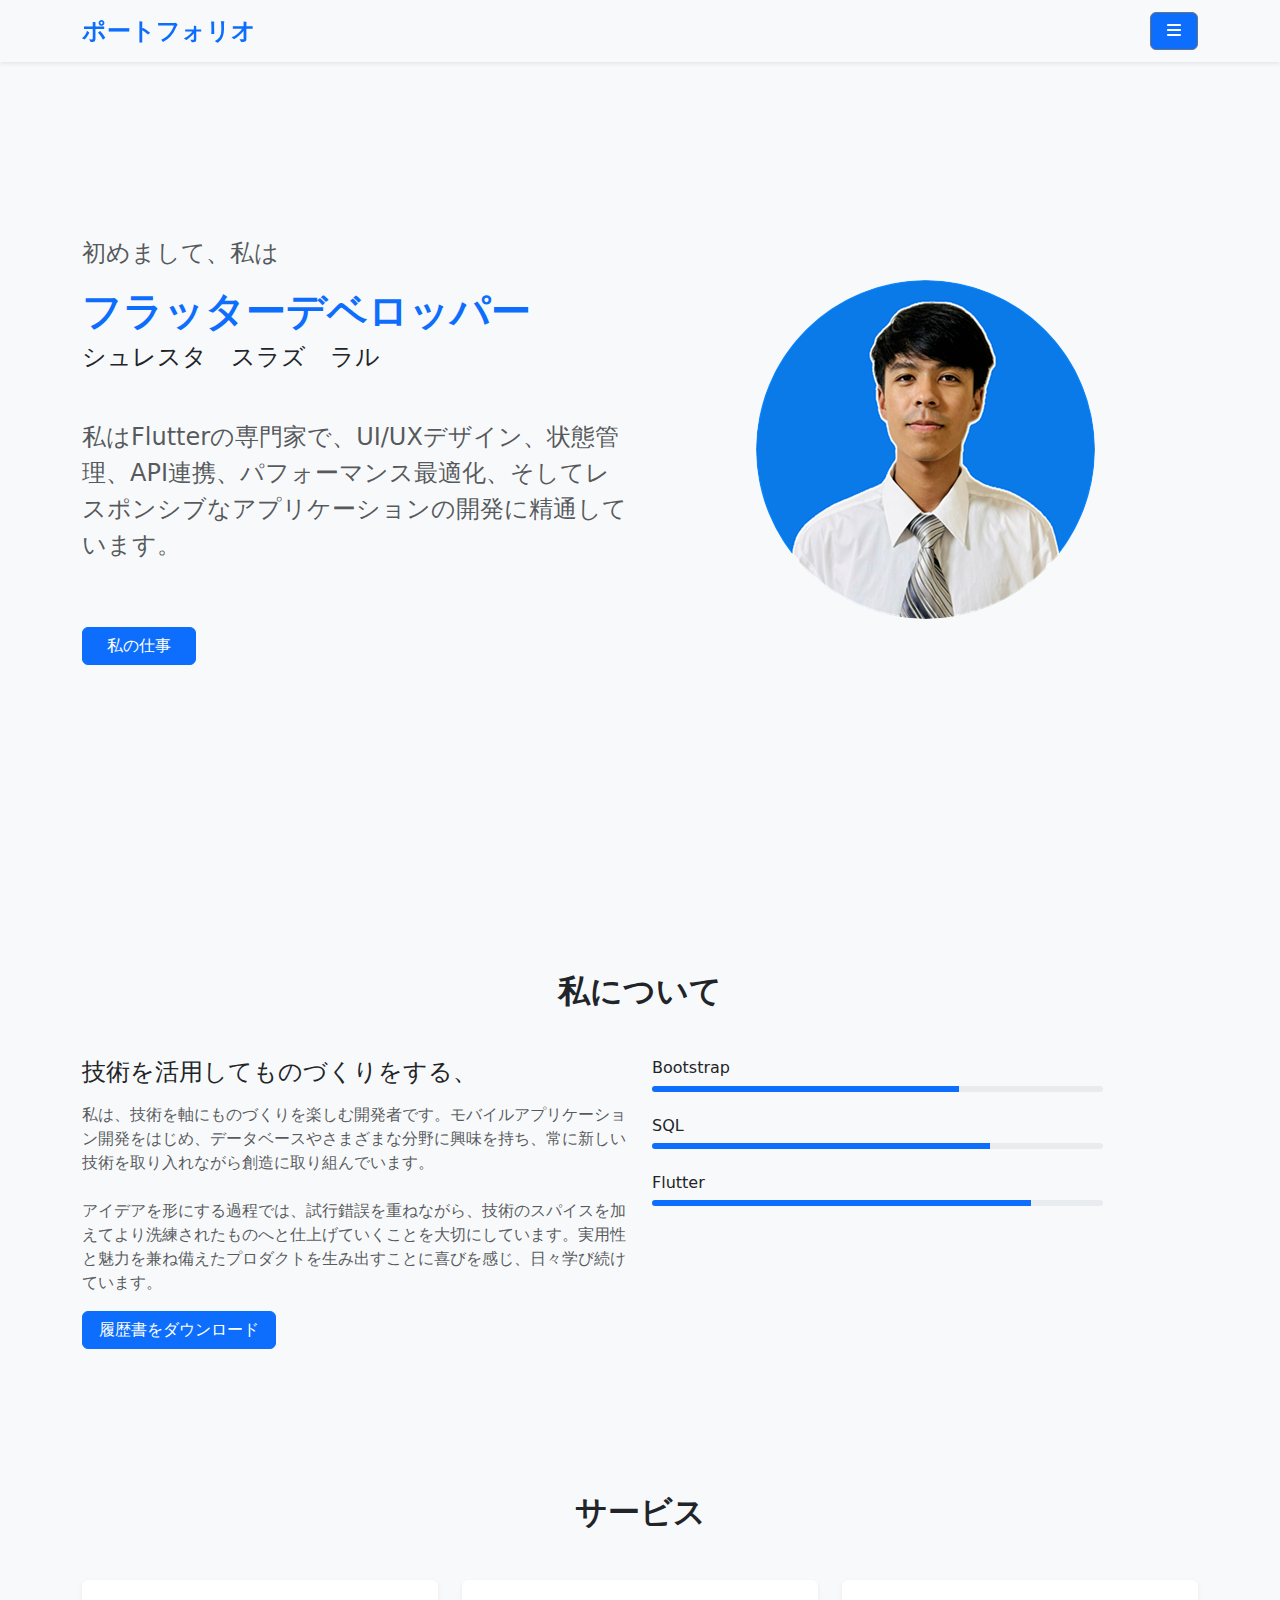
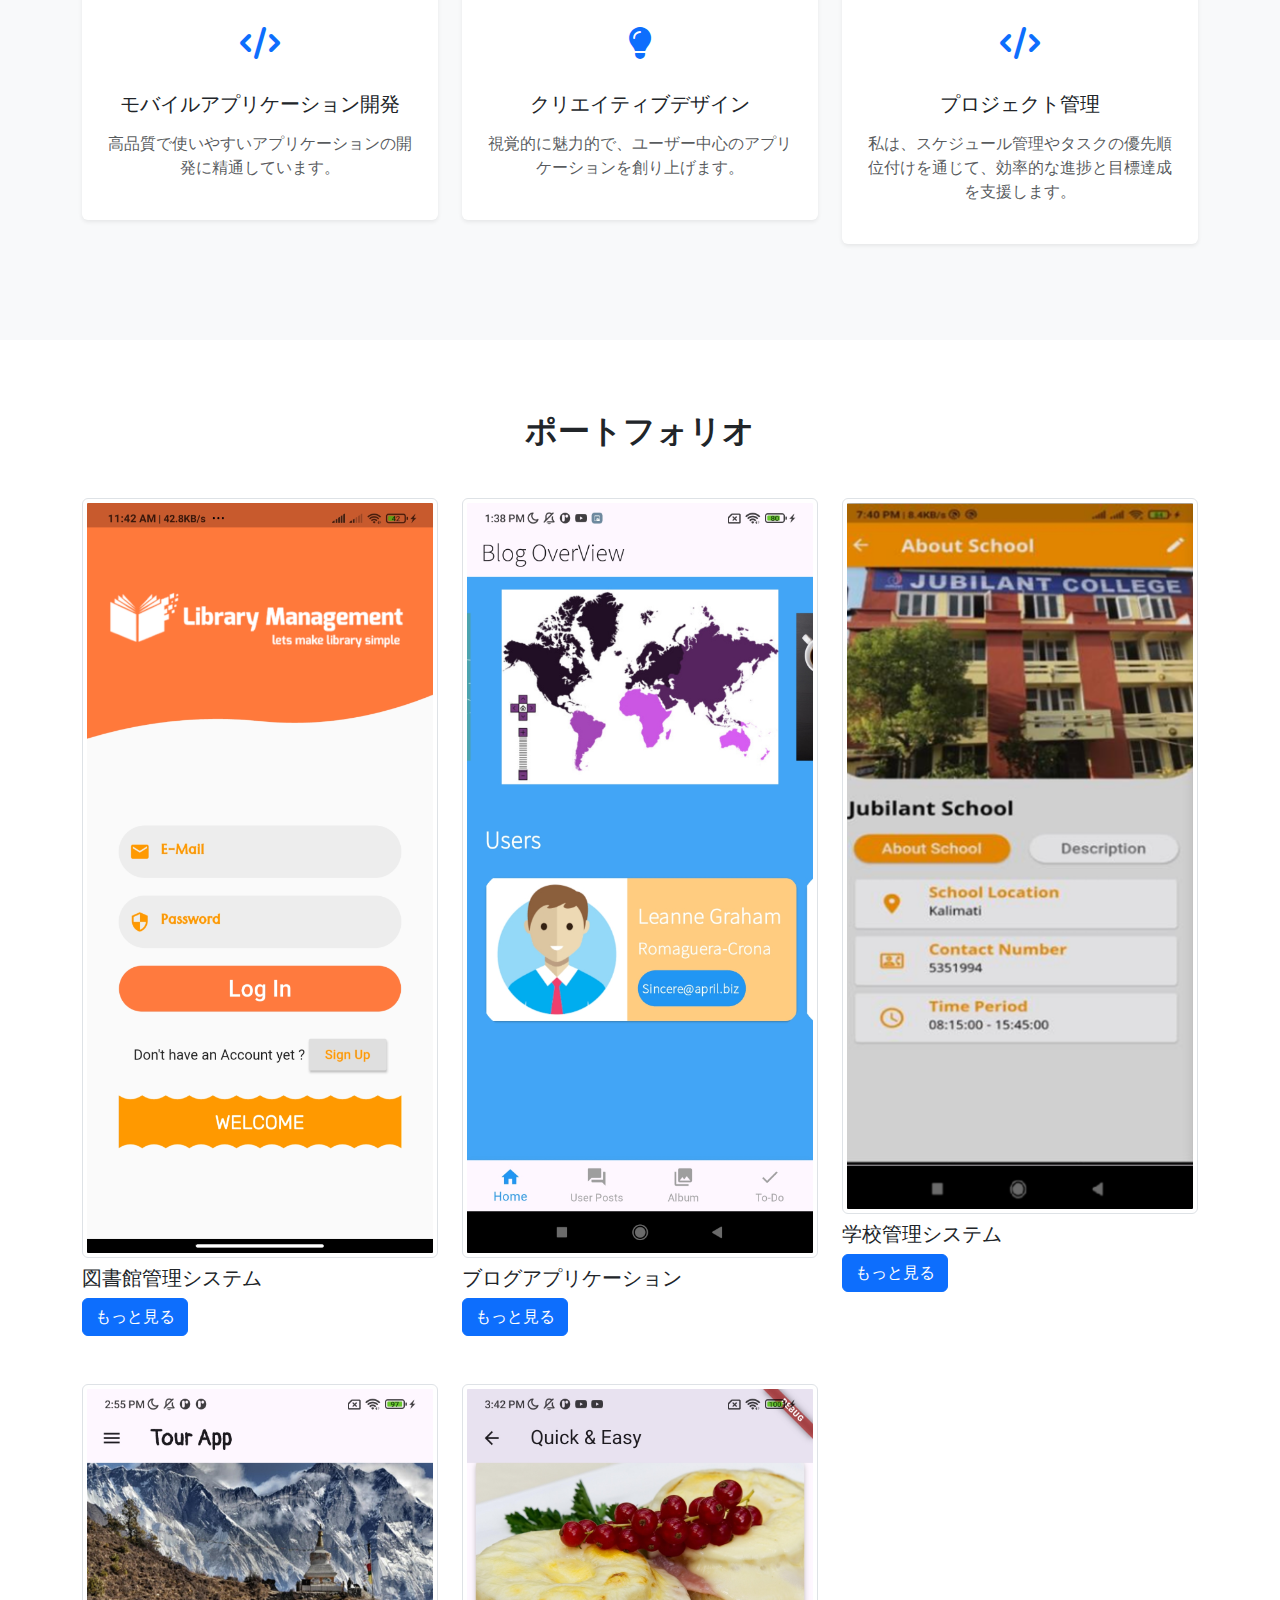
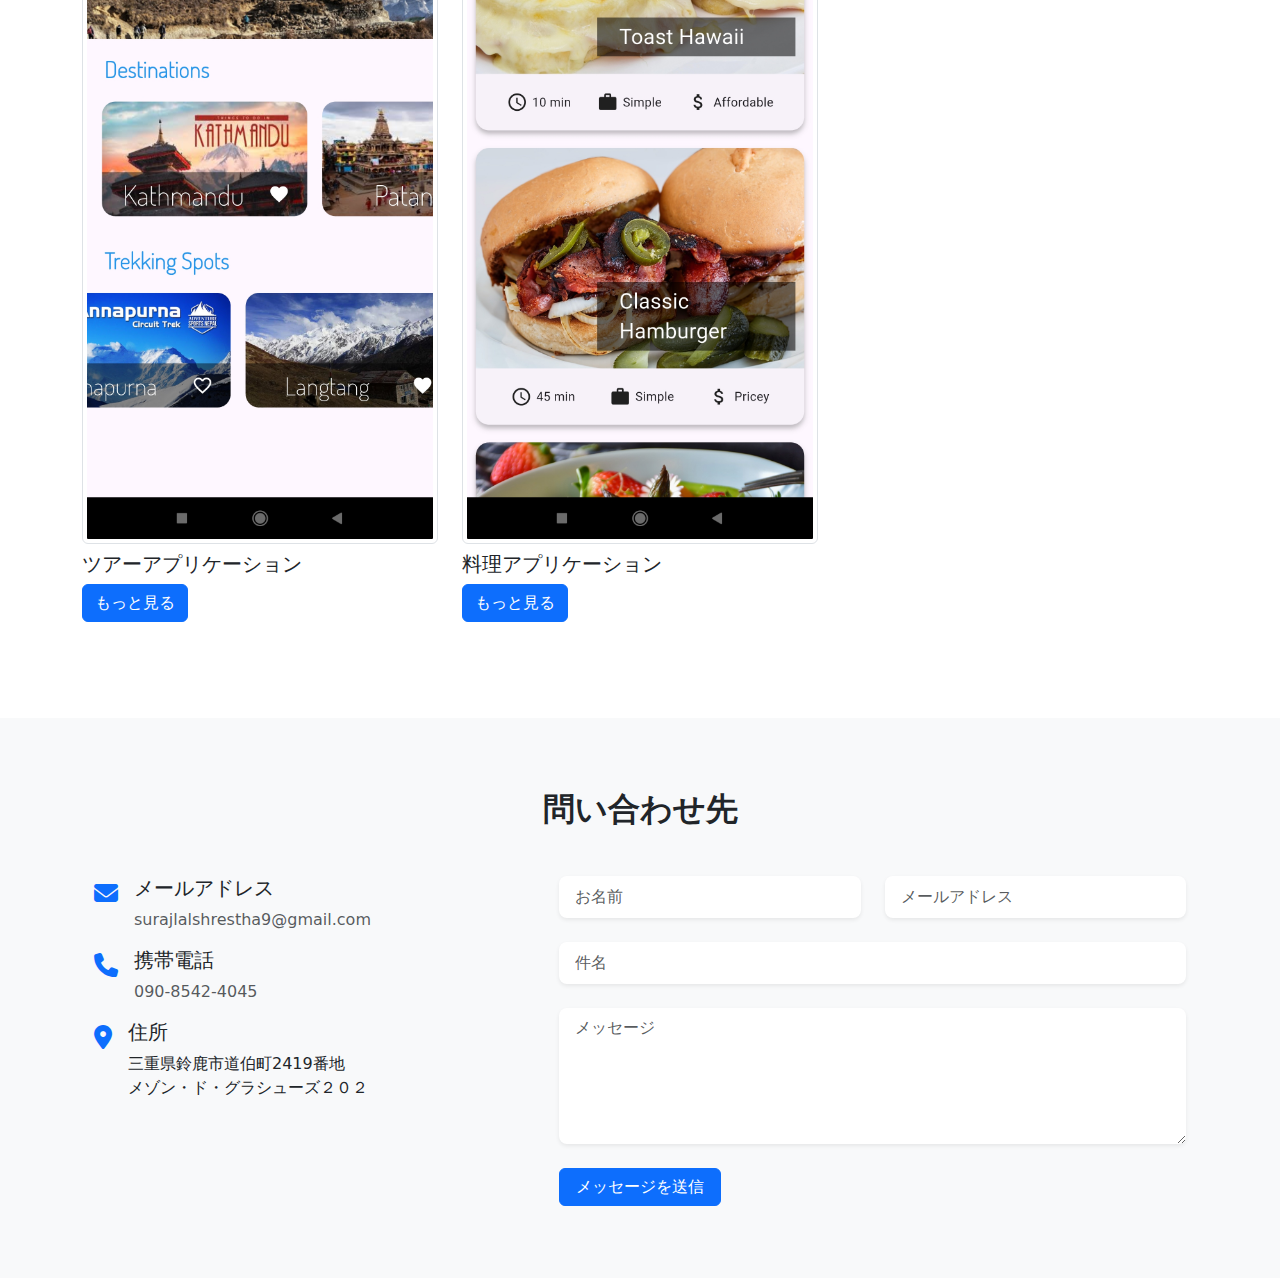
<file: index.html>
<!DOCTYPE html>
<html>
<head>
	<meta charset="utf-8">
	<meta name="viewport" content="width=device-width, initial-scale=1">
	<title>Portfolio</title>
	<link rel="stylesheet" href="css/font-awesome.min.css">
	<link rel="stylesheet" href="css/bootstrap.min.css ">
	<link rel="stylesheet" type="text/css" href="css/style.css">
</head>
<body class="bg-light">
	<!-- Navbar Start -->
	<nav class="navbar navbar-light fixed-top bg-light shadow-sm">
  		<div class="container-lg">
  			<a class="navbar-brand text-primary fw-bold fs-4" id="title" href="#">ポートフォリオ</a>
  			<div class="dropdown">
  				<button class="btn btn-secondary bg-primary px-3" type="button" id="dropdownMenuButton" data-bs-toggle="dropdown" aria-expanded="false">
  				<i class="fas fa-bars"></i>
  				</button>
  				<ul class="dropdown-menu dropdown-menu-end" aria-labelledby="dropdownMenuButton">
  					<li><a class="dropdown-item" id="navHome" href="#">ホーム</a></li>
    				<li><a class="dropdown-item" id="navAbout" href="#about">私について</a></li>
    				<li><a class="dropdown-item" id="navService" href="#services">サービス</a></li>
    				<li><a class="dropdown-item" id="navPortfolio" href="#portfolio">ポートフォリオ</a></li>
    				<li><a class="dropdown-item" id="navContact" href="#contactus">問い合わせ先</a></li>
    			</ul>
			</div>
  		</div>
	</nav>
	<!-- Navbar End -->

	<!-- Home Section Start -->
	<section class="home" py-5>
		<div class="container-lg">
			<div class="row bg-light min-vh-100 align-items-center align-content-center">
				<div class="col-md-6 mt-5 mt-md-0">
					<div class="home-img text-center">
						<img src="img/profile.png" class="rounded-circle mw-100" alt="Profile Image">
					</div>
				</div>
				<div class="col-md-6 mt-5 mt-md-0 order-md-first">
					<div class="home-text">
						<p class="text-muted mb-3 fs-4" id="greeting">初めまして、私は</p>
						<h1 class="text-primary text-uppercase fs-1 fw-bold" id="profession">フラッターデベロッパー</h1>
						<h2 class="fs-4" id="name">シュレスタ　スラズ　ラル</h2>
						<p class="mt-5 mb-5 text-muted fs-4" id="personalInfo">私はFlutterの専門家で、UI/UXデザイン、状態管理、API連携、パフォーマンス最適化、そしてレスポンシブなアプリケーションの開発に精通しています。</p>
						<a href="#portfolio" class="text-uppercase btn btn-primary px-4 mt-3" id=workBtn>私の仕事</a>
					</div>
				</div>
			</div>
		</div>
	</section>
	<!-- Home Section End -->

	<!-- About Section Start-->
	<section class="about py-5" id="about">
		<div class="container-lg py-4">
			<div class="row justify-content-center">
				<div class="col-lg-8">
					<div class="section-title text-center">
						<h2 class="fw-bold mb-5" id="aboutHeading">私について</h2>
					</div>
				</div>
			</div>
			<div class="row">
				<div class="col-md-6">
					<div class="about-text">
						<h3 class="fs-4 mb-3" id="aboutTitle">技術を活用してものづくりをする、</h3>
						<p class="text-muted" id="aboutInfo">私は、技術を軸にものづくりを楽しむ開発者です。モバイルアプリケーション開発をはじめ、データベースやさまざまな分野に興味を持ち、常に新しい技術を取り入れながら創造に取り組んでいます。<br>&nbsp;</br>アイデアを形にする過程では、試行錯誤を重ねながら、技術のスパイスを加えてより洗練されたものへと仕上げていくことを大切にしています。実用性と魅力を兼ね備えたプロダクトを生み出すことに喜びを感じ、日々学び続けています。</p>
					</div>
					<div class="row">
						<div class="col-lg-12 d-flex align-items-center">
							<a href="履歴書.pdf"　download class="btn btn-primary px-3 me-5">履歴書をダウンロード</a>
							<!-- <div class="social-links">
								<a href="https://www.linkedin.com/in/suraj-lal-shrestha-b752ab1b5/" class="text-dark me-2"><i class="fa-brands fa-linkedin"></i></a>
							</div> -->
						</div>
					</div>
				</div>
				<div class="col-md-5 mt-5 mt-md-0">
					<div class="skill-item mb-4">
						<h3 class="fs-6" id="skill1">Bootstrap</h3>
						<div class="progress" style="height: 6px;">
  							<div class="progress-bar bg-primary" role="progressbar" style="width: 68%;" aria-valuenow="25" aria-valuemin="0" aria-valuemax="100"></div>
						</div>
					</div>
					<div class="skill-item mb-4">
						<h3 class="fs-6" id="skill2">SQL</h3>
						<div class="progress" style="height: 6px;">
  							<div class="progress-bar bg-primary" role="progressbar" style="width: 75%;" aria-valuenow="25" aria-valuemin="0" aria-valuemax="100"></div>
						</div>
					</div>
					<div class="skill-item mb-4">
						<h3 class="fs-6" id="skill3">Flutter</h3>
						<div class="progress" style="height: 6px;">
  							<div class="progress-bar bg-primary" role="progressbar" style="width: 84%;" aria-valuenow="25" aria-valuemin="0" aria-valuemax="100"></div>
						</div>
					</div>
				</div>
			</div>
		</div>
	</section>
	<!-- About Section End -->

	<!-- Service Section Start -->
	<section class="services py-5" id="services">
		<div class="container-lg py-4">
			<div class="row justify-content-center">
				<div class="col-lg-8">
					<div class="section-title text-center">
						<h2 class="fw-bold mb-5" id="serviceTitle">サービス</h2>
					</div>
				</div>
			</div>
			<div class="row text-center">
				<div class="col-md-6 col-lg-4 mb-4">
					<div class="service-item shadow-sm p-4 rounded bg-white">
						<div class="icon my-3 text-primary fs-2">
							<i class="fas fa-code"></i>
						</div>
						<h3 class="fs-5 py-2" id="serviceTitle1">モバイルアプリケーション開発</h3>
						<p class="text-muted" id="serviceInfo1">高品質で使いやすいアプリケーションの開発に精通しています。</p>
					</div>
				</div>
				<div class="col-md-6 col-lg-4 mb-4">
					<div class="service-item shadow-sm p-4 rounded bg-white">
						<div class="icon my-3 text-primary fs-2">
							<i class="fas fa-lightbulb"></i>
						</div>
						<h3 class="fs-5 py-2" id="serviceTitle2">クリエイティブデザイン</h3>
						<p class="text-muted" id="serviceInfo2">視覚的に魅力的で、ユーザー中心のアプリケーションを創り上げます。</p>
					</div>
				</div>
				<div class="col-md-6 col-lg-4 mb-4">
					<div class="service-item shadow-sm p-4 rounded bg-white">
						<div class="icon my-3 text-primary fs-2">
							<i class="fas fa-code"></i>
						</div>
						<h3 class="fs-5 py-2" id="serviceTitle3">プロジェクト管理</h3>
						<p class="text-muted" id="serviceInfo3">私は、スケジュール管理やタスクの優先順位付けを通じて、効率的な進捗と目標達成を支援します。</p>
					</div>
				</div>
			</div>
		</div>
	</section>
	<!-- Service Section End -->

	<!-- Portfolio Section Start -->
	<section class="portfolio bg-white py-5" id="portfolio">
		<div class="container-lg py-4">
			<div class="row justify-content-center">
				<div class="col-lg-8">
					<div class="section-title text-center">
						<h2 class="fw-bold mb-5">ポートフォリオ</h2>
					</div>
				</div>
			</div>
			<div class="row g-4">
				<div class="col-md-6 col-lg-4 mb-4">
    				<div class="portfolio-item">
        				<img src="img/4.png" class="w-100 img-thumbnail" alt="portfolio item">
        				<h3 class="text-capitalize fs-5 my-2">図書館管理システム</h3>
        				<button type="button" class="btn btn-primary" data-bs-toggle="modal" data-bs-target="#portfolioModal"
            			data-title="図書館管理システム" data-images="img/4.png,img/5.png,img/6.png" data-features="ユーザーは2つのグループに分かれており、各役割に応じてログイン後の画面が異なります。,
						一般的なユーザーの場合、本を検索したり、注文したりすることはできます。, 管理者の場合、本を追加したり、それの情報を編集したり、または消したりすることは可能です。", data-tech="ステートマネジメント→プロバイダ（Provider）,　データベース→ファイヤーベース" data-link="https://github.com/Suraj9938/LibraryMS">もっと見る</button>
    				</div>
				</div>
				<div class="col-md-6 col-lg-4 mb-4">
    				<div class="portfolio-item">
        				<img src="img/7.jpg" class="w-100 img-thumbnail" alt="portfolio item">
        				<h3 class="text-capitalize fs-5 my-2">ブログアプリケーション</h3>
        				<button type="button" class="btn btn-primary" data-bs-toggle="modal" data-bs-target="#portfolioModal"
            			data-title="ブログアプリケーション" data-images="img/7.jpg,img/8.jpg,img/9.jpg" data-features="登録されているすべてのユーザーの情報を閲覧できます。,
						各投稿がどのユーザーによるものかを明確に確認できます。" data-tech="ステートマネジメント→プロバイダ（Provider）,　データをゲットするために 以下の URL を使用しました　https://jsonplaceholder.typicode.com/users/" data-link="https://github.com/Suraj9938/Blog_App">もっと見る</button>
    				</div>
				</div>
				<div class="col-md-6 col-lg-4 mb-4">
    				<div class="portfolio-item">
        				<img src="img/1.png" class="w-100 img-thumbnail" alt="portfolio item">
        				<h3 class="text-capitalize fs-5 my-2">学校管理システム</h3>
        				<button type="button" class="btn btn-primary" data-bs-toggle="modal" data-bs-target="#portfolioModal"
            			data-title="学校管理システム" data-images="img/1.png,img/2.png,img/3.png" data-features="ユーザーは4つのグループに分かれており、各役割に応じてログイン後の画面が異なります。</br> 管理者、先生、学生、両親,
						管理者は学校のデータを編集したり 。,　先生が出した宿題は、両親と学生が閲覧できます。" data-tech="ステートマネジメント→プロバイダ（Provider）,　バックエンド→DJango,データベース→PostgreSQL" data-link="https://github.com/Suraj9938/School_Managment">もっと見る</button>
    				</div>
				</div>
				<div class="col-md-6 col-lg-4 mb-4">
    				<div class="portfolio-item">
        				<img src="img/10.jpg" class="w-100 img-thumbnail" alt="portfolio item">
        				<h3 class="text-capitalize fs-5 my-2">ツアーアプリケーション</h3>
        				<button type="button" class="btn btn-primary" data-bs-toggle="modal" data-bs-target="#portfolioModal"
            			data-title="ツアーアプリケーション" data-images="img/10.jpg,img/11.jpg,img/12.jpg" data-features="旅行先のリストを表示します。,さまざまなホテルをおすすめされます。
						,お好みのホテルを予約することができます。" data-tech="画像を表示するために、カルーセルスライダーという パッケージを使用しました。,　データを表示するためにプロジェクトのモデルを使用しました。" data-link="https://github.com/Suraj9938/Tour-App">もっと見る</button>
    				</div>
				</div>
				<div class="col-md-6 col-lg-4 mb-4">
    				<div class="portfolio-item">
        				<img src="img/14.jpg" class="w-100 img-thumbnail" alt="portfolio item">
        				<h3 class="text-capitalize fs-5 my-2">料理アプリケーション</h3>
        				<button type="button" class="btn btn-primary" data-bs-toggle="modal" data-bs-target="#portfolioModal"
            			data-title="料理アプリケーション" data-images="img/13.jpg,img/14.jpg,img/15.jpg" data-features="食品は選択されたカテゴリに応じて表示されます。,　洗濯された料理に必要とされる材料と作り方 順番に表示されます。" data-tech="データを表示するためにプロジェクトのモデルを使用しました。,　アプリケーションのドロワーのためにhidden_drawer_menuという パッケージを使用しました。" data-link="https://github.com/Suraj9938/FoodiApp">もっと見る</button>
    				</div>
				</div>


				<div class="modal fade" id="portfolioModal" tabindex="-1" aria-labelledby="portfolioModalLabel" aria-hidden="true">
    				<div class="modal-dialog modal-lg modal-dialog-centered:"> <!-- Make modal larger -->
        				<div class="modal-content">
            				<div class="modal-header">
                				<h5 class="modal-title" id="modalTitle">App Title</h5>
                				<button type="button" class="btn-close" data-bs-dismiss="modal" aria-label="Close"></button>
            				</div>
            				<div class="modal-body d-flex justify-content-center align-items-center flex-column px-4">

                				<!-- Carousel Slider -->
                				<div id="modalCarousel" class="carousel slide mb-5" data-bs-ride="carousel" style="max-width: 600px; height: 340px;">
                    				<div class="carousel-inner" id="carouselImages">
                        			<!-- Images will be added dynamically -->
                    				</div>
                    				<button class="carousel-control-prev" type="button" data-bs-target="#modalCarousel" data-bs-slide="prev">
                        				<span class="carousel-control-prev-icon" aria-hidden="true"></span>
                    				</button>
                    				<button class="carousel-control-next" type="button" data-bs-target="#modalCarousel" data-bs-slide="next">
                        				<span class="carousel-control-next-icon" aria-hidden="true"></span>
                    				</button>
                				</div>

    							<!-- Tabs for Description, Features & Technologies -->
    							<div class="row justify-content-center mt-4 w-100">
    								<ul class="nav nav-tabs mt-3 w-100" id="productTabs">
        							<!-- <li class="nav-item"><a class="nav-link active" data-bs-toggle="tab" href="#descTab">アプリについて</a></li> -->
        							<li class="nav-item"><a class="nav-link active" data-bs-toggle="tab" href="#featuresTab">機能</a></li>
        							<li class="nav-item"><a class="nav-link" data-bs-toggle="tab" href="#technologyTab">使用された技術</a></li>
    								</ul>

    								<div class="tab-content mt-3">
        								<!-- <div class="tab-pane fade show active" id="descTab">
            								<p id="modalDescription" class="text-justify" style="font-size: 18px; margin: 10px;">Description</p>
        								</div> -->
        								<div class="tab-pane fade show active" id="featuresTab">
            								<p id="modalFeatures" class="text-justify" style="font-size: 18px; margin: 10px;">Features</p>
        								</div>
        								<div class="tab-pane fade" id="technologyTab">
            								<p id="modalTechnology" class="text-justify" style="font-size: 18px; margin: 10px;">Technology</p>
        								</div>
    								</div>
								<!-- External Link -->
                					<div class="text-center mt-3">
                    					<a id="modalLink" href="#" class="btn btn-primary" target="_blank">ソースコードを表示</a>
                					</div>
    							</div>

            				</div>
        				</div>
    				</div>
				</div> 
			</div>
		</div>
	</section>
	<!-- Portfolio Section End -->

	<!-- Contact Section Start -->
	<section class="contact py-5" id="contactus">
		<div class="container-lg py-4">
			<div class="row justify-content-center">
				<div class="col-lg-8">
					<div class="section-title text-center">
						<h2 class="fw-bold mb-5" id="contactTitle">問い合わせ先</h2>
					</div>
				</div>
				<div class="row">
					<div class="col-md-5">
						<div class="contact-item d-flex mb-3">
							<div class="icon fs-4 text-primary">
								<i class="fas fa-envelope"></i>
							</div>
							<div class="text ms-3">
								<h3 class="fs-5" id="emailTitle">メールアドレス</h3>
								<p class="text-muted m-0">surajlalshrestha9@gmail.com</p>
							</div>
						</div>
						<div class="contact-item d-flex mb-3">
							<div class="icon fs-4 text-primary">
								<i class="fas fa-phone"></i>
							</div>
							<div class="text ms-3">
								<h3 class="fs-5" id="phoneTitle">携帯電話</h3>
								<p class="text-muted m-0">090-8542-4045</p>
							</div>
						</div>
						<div class="contact-item d-flex mb-3">
							<div class="icon fs-4 text-primary">
								<i class="fas fa-map-marker-alt"></i>
							</div>
							<div class="text ms-3">
								<h3 class="fs-5" id="addressTitle">住所</h3>
								<p class="text-muted　fs-4" id="addressInfo">三重県鈴鹿市道伯町2419番地<br>メゾン・ド・グラシューズ２０２</p>
							</div>
						</div>
					</div>
					<div class="col-md-7">
						<div class="contact-form">
							<form action="https://api.web3forms.com/submit" method="POST" class="contact">
								<input type="hidden" name="access_key" value="7bb288fc-045c-4116-8436-7f150b299e0b">
								<div class="row">
									<div class="col-lg-6 mb-4 field">
										<input type="text" name="name" placeholder="お名前" class="form-control form-control-lg fs-6 border-0 shadow-sm" required>
									</div>
									<div class="col-lg-6 mb-4 field">
										<input type="email" name="email" placeholder="メールアドレス" class="form-control form-control-lg fs-6 border-0 shadow-sm" required>
									</div>
								</div>
								<div class="row">
									<div class="col-lg-12 mb-4 field">
										<input type="text" name="subject" placeholder="件名" class="form-control form-control-lg fs-6 border-0 shadow-sm" required>
									</div>
								</div>
								<div class="row">
									<div class="col-lg-12 mb-4 field">
										<textarea rows="5" name="message" placeholder="メッセージ" class="form-control form-control-lg fs-6 border-0 shadow-sm" required></textarea>
									</div>
								</div>
								<div class="row">
									<div class="col-lg-12">
										<button type="submit" class="btn btn-primary px-3">メッセージを送信</button>
									</div>
								</div>
							</form>
						</div>
					</div>
				</div>
			</div>
		</div>
	</section>
	<!-- Contact Section End -->

	<footer class="footer">
		<div class="container-lg">
			<div class="row">
				<div class="col-lg-12">
					
				</div>
			</div>
		</div>
	</footer>
<script src="js/bootstrap.bundle.min.js"></script>
<script src="js/main.js"></script>
</body>
</html>
</file>
<file: css/style.css>
.field .error-txt {
	font-size: 14.5px;
	color: #d93025;
	text-align: left;
	margin: 10px;
	display: none;
}

/*.field.error .item {
	border-color: #d93025 ;
}*/
</file>
